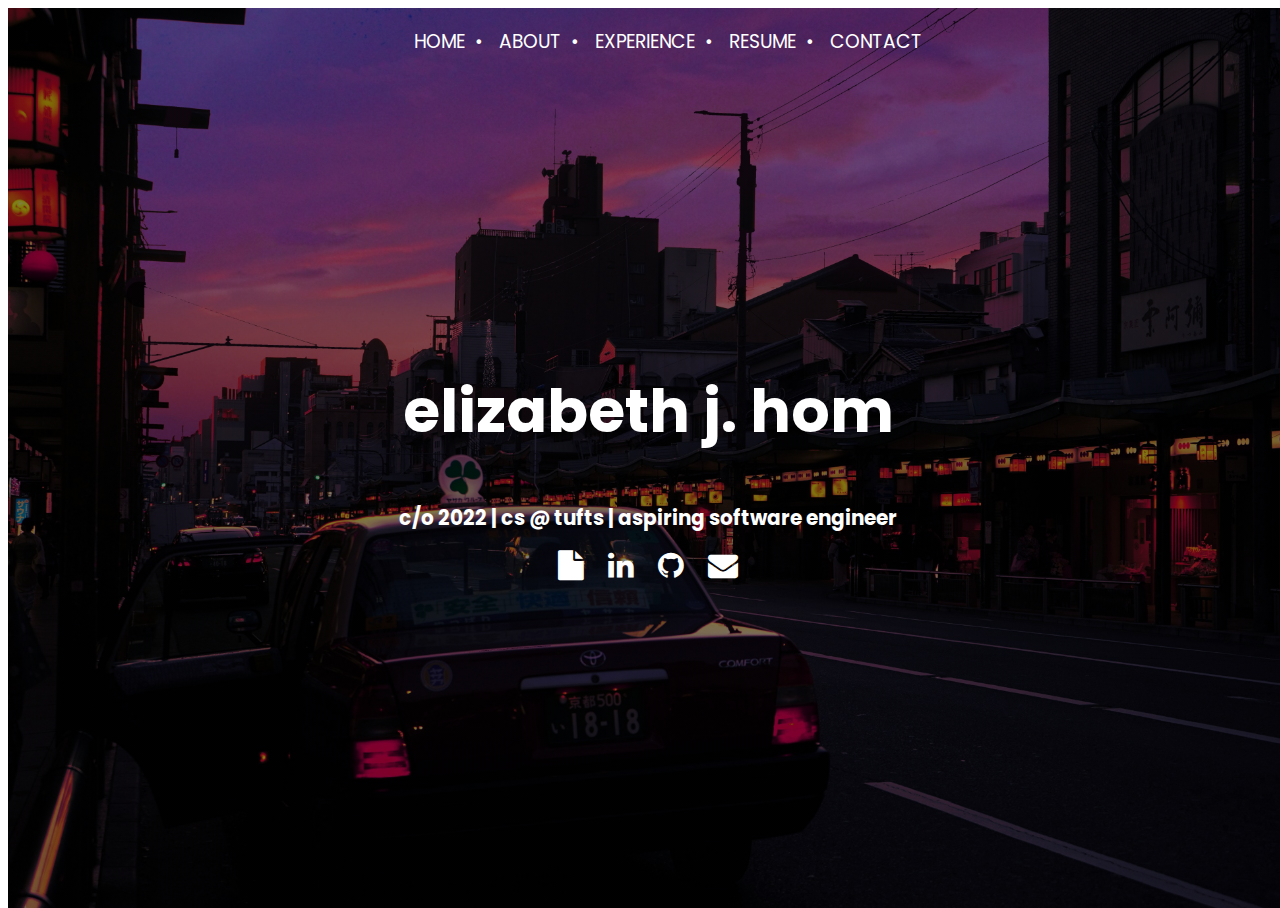
<file: index.html>
<!DOCTYPE html>

<html>
	<head>
		<title>EJH personal website</title>
		<link rel="stylesheet" href="./elizabeth.css">
		<link href='https://fonts.googleapis.com/css?family=Poppins' rel='stylesheet'>
		<link rel="stylesheet" href="https://cdnjs.cloudflare.com/ajax/libs/font-awesome/4.7.0/css/font-awesome.min.css">

		<style>
			h6 { margin-bottom: 10px; }
		</style>
	</head>

	<body>
		<div class="home-image">
		<ul class="nav-content">
			<li class="nav-li"><a href="index.html">HOME</a></li>&nbsp;&nbsp;•&nbsp;&nbsp;
			<li class="nav-li"><a href="about.html">ABOUT</a></li>&nbsp;&nbsp;•&nbsp;&nbsp;
			<li class="nav-li"><a href="projects.html">EXPERIENCE</a></li>&nbsp;&nbsp;•&nbsp;&nbsp;
			<li class="nav-li"><a href="ElizabethHom_Resume.pdf" download>RESUME</a></li>&nbsp;&nbsp;•&nbsp;&nbsp;
			<li class="nav-li"><a href="contact.html">CONTACT</a></li>
		</ul>

			<div class="home-text">
				<h1>elizabeth j. hom</h1>
				<h6>c/o 2022 | cs @ tufts | aspiring software engineer</h6>
				<a href="ElizabethHom_Resume.pdf" class="fa fa-file" download></a>&nbsp;&nbsp;
				<a href="https://www.linkedin.com/in/elizabeth-hom-262266174/" class="fa fa-linkedin"></a>&nbsp;&nbsp;
				<a href="https://github.com/elizabethhom" class="fa fa-github"></a>&nbsp;&nbsp;
				<a href="mailto: elizabeth.hom@tufts.edu" class="fa fa-envelope"></a>
			</div>
		</div>
	</body>
</html>
</file>
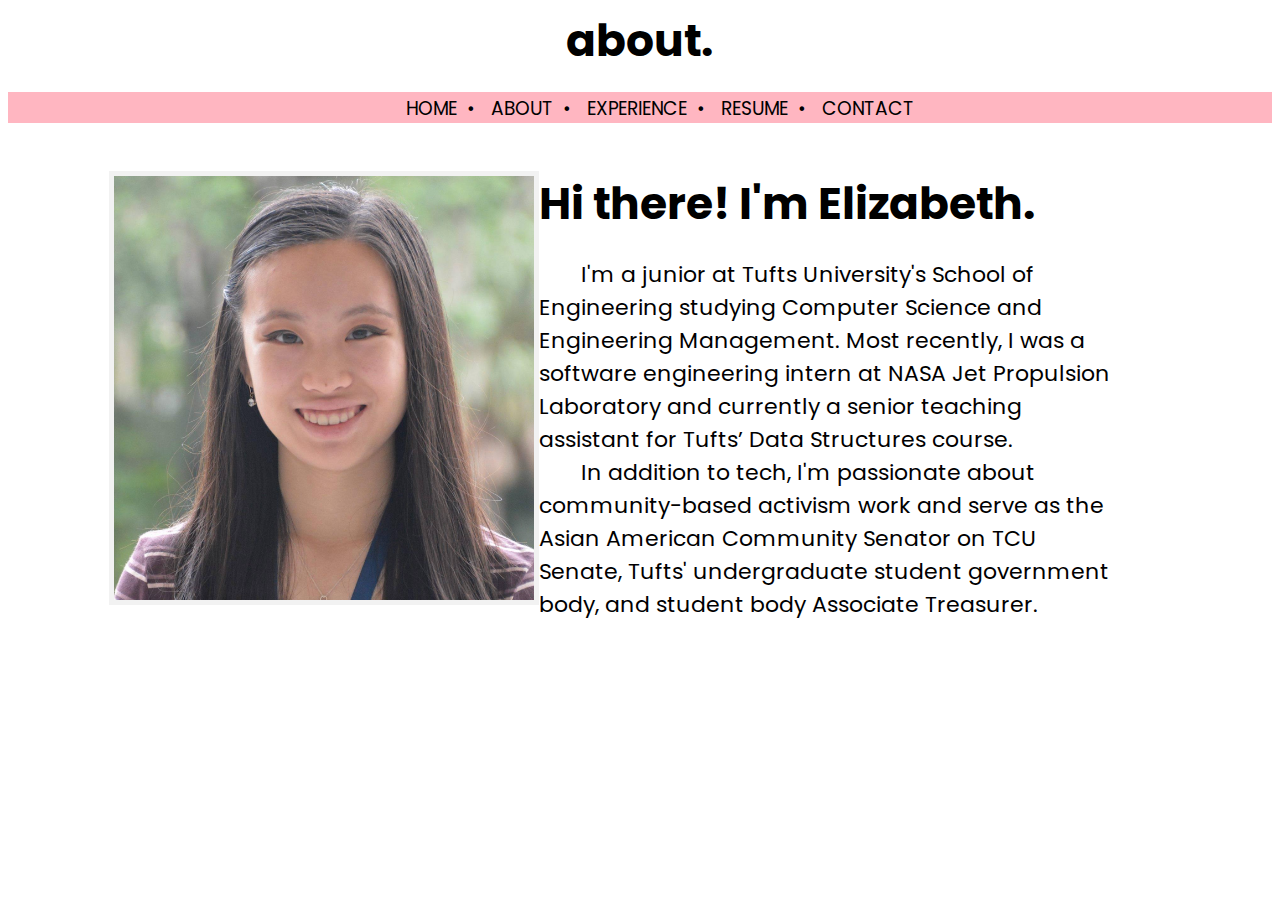
<file: about.html>
<!DOCTYPE html>

<html>
	<head>
		<title>about</title>
		<link rel="stylesheet" href="./elizabeth.css">
		<link href='https://fonts.googleapis.com/css?family=Poppins' rel='stylesheet'>

		<style>
			a:link, a:visited { color: black; }
			a:hover { color: white; }
			.about-page { display: block; width: 80%; margin-left: 8%; padding-top: 30px;}
			.left-about { float: left; width: 40%; }
			.right-about { float: right; width: 60%; padding-left: 25px;}
			.left-about, .right-about { display: inline-block; }
			h1 { margin: 0; }
		</style>
	</head>
	<body>
		<h1 class="page-titles">about.</h1>
		<ul class="nav-content-other">
			<li class="nav-li"><a href="index.html">HOME</a></li>&nbsp;&nbsp;•&nbsp;&nbsp;
			<li class="nav-li"><a href="about.html">ABOUT</a></li>&nbsp;&nbsp;•&nbsp;&nbsp;
			<li class="nav-li"><a href="projects.html">EXPERIENCE</a></li>&nbsp;&nbsp;•&nbsp;&nbsp;
			<li class="nav-li"><a href="ElizabethHom_Resume.pdf" download>RESUME</a></li>&nbsp;&nbsp;•&nbsp;&nbsp;
			<li class="nav-li"><a href="contact.html">CONTACT</a></li>
		</ul>

		<div class="about-page">
			<div class="left-about">
				<img src="images/ElizabethHom.png" alt="Elizabeth Hom" style="width: 430px">
			</div>
			<div class="right-about">
				<h1>Hi there! I'm Elizabeth.</h1>
				<p>&nbsp;&nbsp;&nbsp;&nbsp;&nbsp;&nbsp;&nbsp;I'm a junior at Tufts University's School of Engineering studying Computer Science and Engineering Management. Most recently, I was a software engineering intern at NASA Jet Propulsion Laboratory and currently a senior teaching assistant for Tufts’ Data Structures course.<br />&nbsp;&nbsp;&nbsp;&nbsp;&nbsp;&nbsp;&nbsp;In addition to tech, I'm passionate about community-based activism work and serve as the Asian American Community Senator on TCU Senate, Tufts' undergraduate student government body, and student body Associate Treasurer.</p>
			</div>
		</div>
	</body>

</html>
</file>
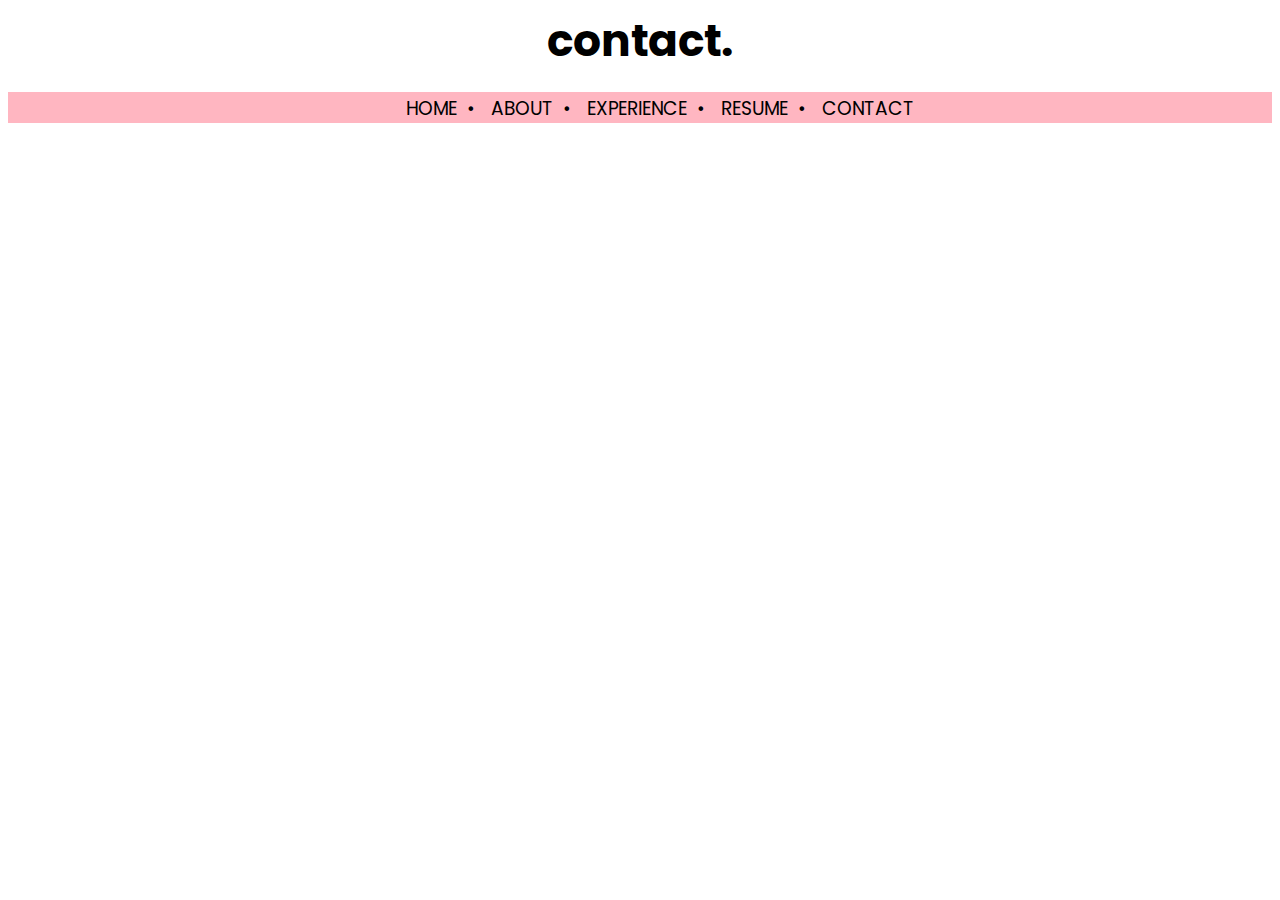
<file: contact.html>
<!DOCTYPE html>

<html>
	<head>
		<title>contact</title>
		<link rel="stylesheet" href="./elizabeth.css">
		<link href='https://fonts.googleapis.com/css?family=Poppins' rel='stylesheet'>

		<style>
			a:link, a:visited { color: black; }
			a:hover { color: white; }
		</style>
	</head>
	<body>
		<h1 class="page-titles">contact.</h1>
		<ul class="nav-content-other">
			<li class="nav-li"><a href="index.html">HOME</a></li>&nbsp;&nbsp;•&nbsp;&nbsp;
			<li class="nav-li"><a href="about.html">ABOUT</a></li>&nbsp;&nbsp;•&nbsp;&nbsp;
			<li class="nav-li"><a href="projects.html">EXPERIENCE</a></li>&nbsp;&nbsp;•&nbsp;&nbsp;
			<li class="nav-li"><a href="ElizabethHom_Resume.pdf" download>RESUME</a></li>&nbsp;&nbsp;•&nbsp;&nbsp;
			<li class="nav-li"><a href="contact.html">CONTACT</a></li>
		</ul>
	</body>

</html>
</file>
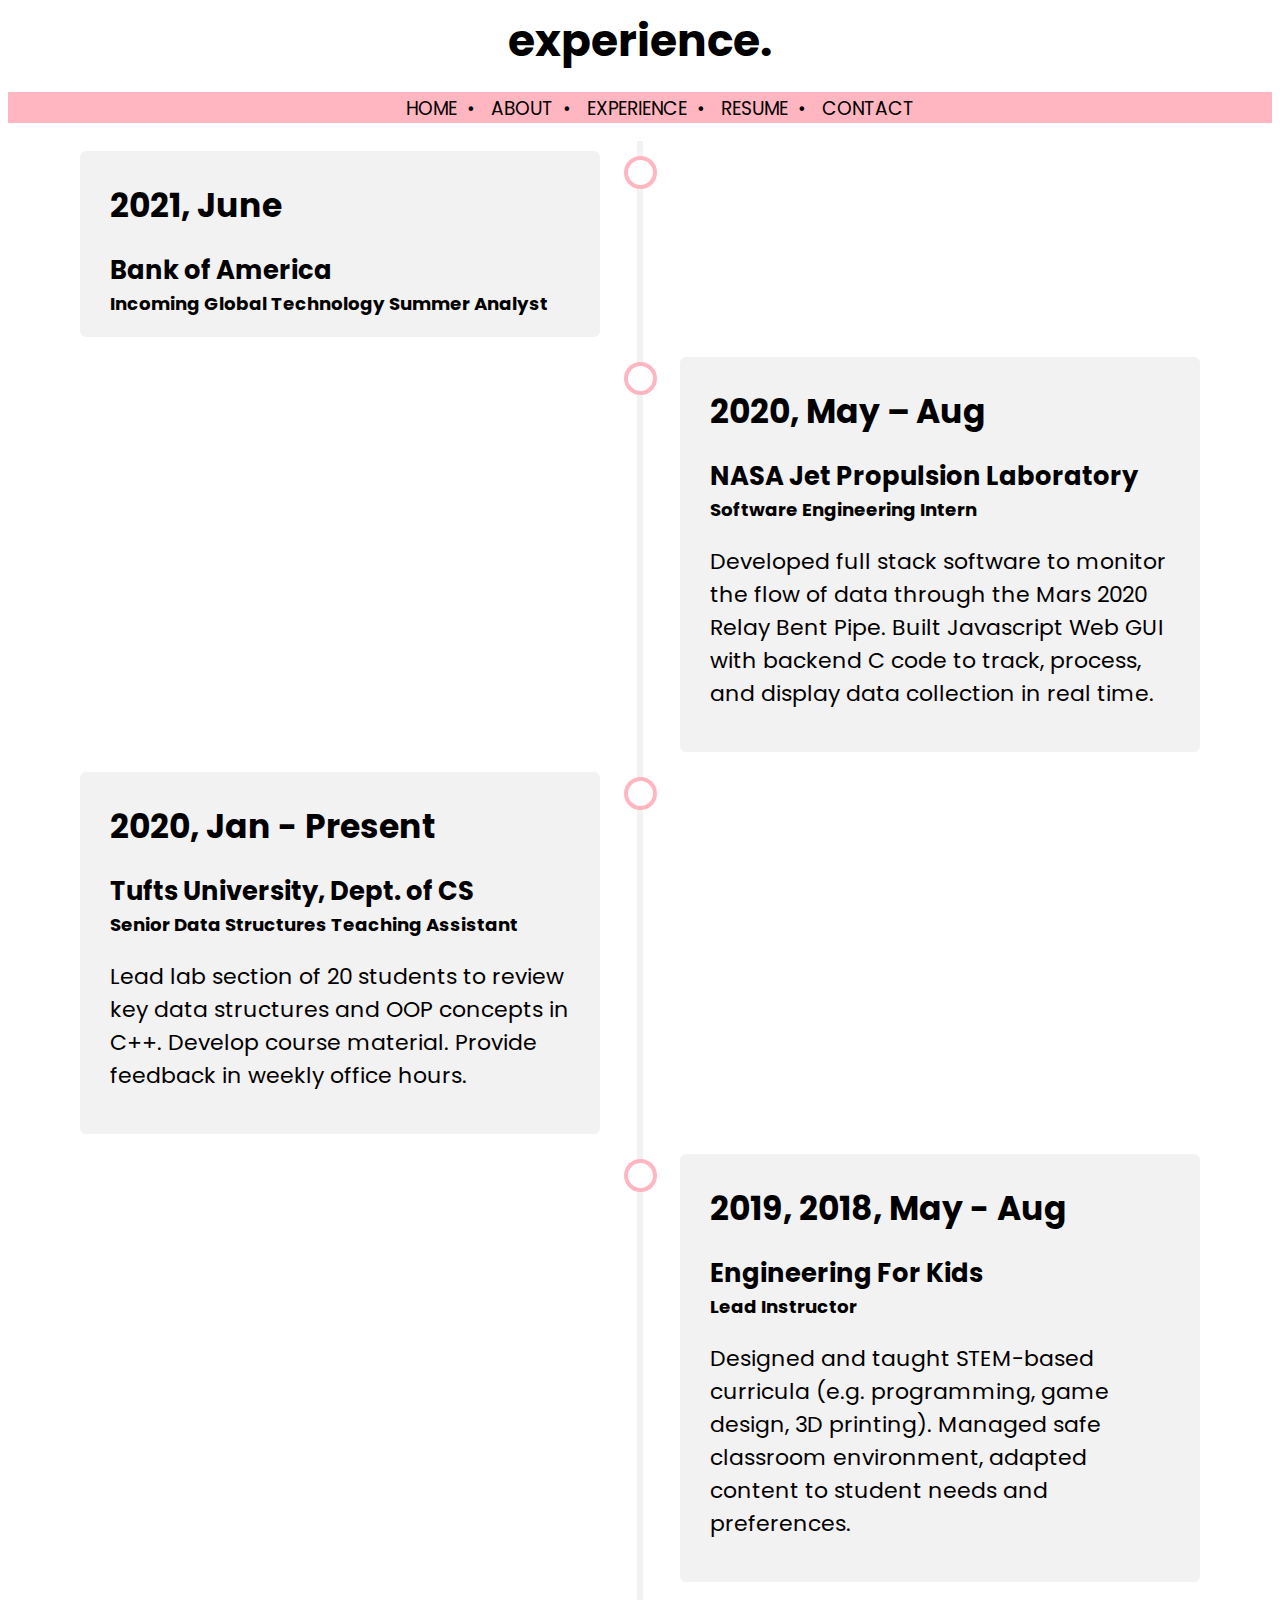
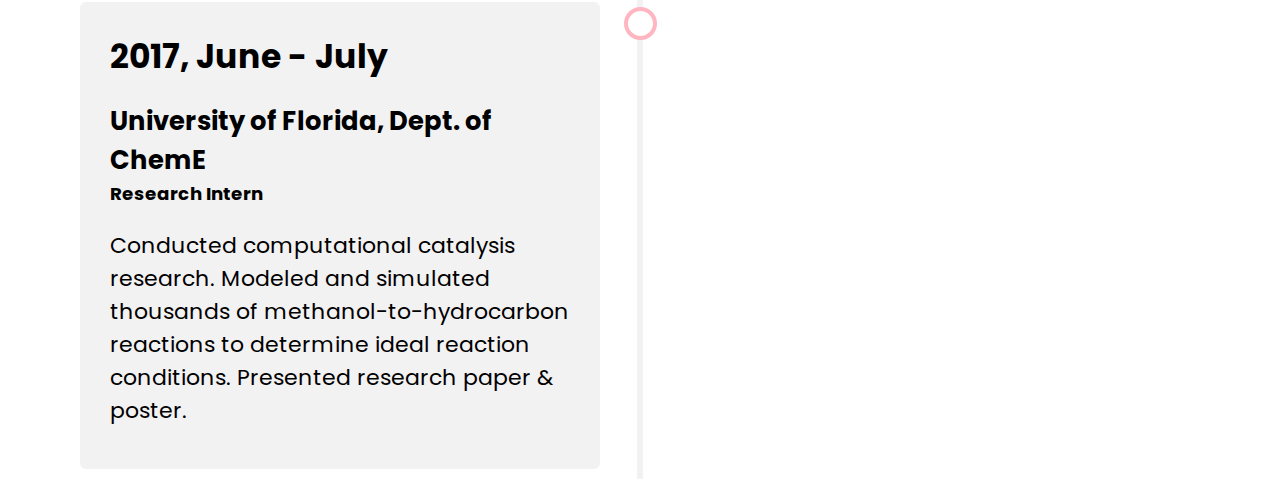
<file: projects.html>
<!DOCTYPE html>

<html>
	<head>
		<title>experience</title>
		<link rel="stylesheet" href="./elizabeth.css">
		<link href='https://fonts.googleapis.com/css?family=Poppins' rel='stylesheet'>

		<style>
			a:link, a:visited { color: black; }
			a:hover { color: white; }
			h2 { margin-bottom: 20px; margin-top: 10px; }
			h3 { margin: 0; }
			h5 { margin: 0; }
		</style>
	</head>
	<body>
		<h1 class="page-titles">experience.</h1>
		<ul class="nav-content-other">
			<li class="nav-li"><a href="index.html">HOME</a></li>&nbsp;&nbsp;•&nbsp;&nbsp;
			<li class="nav-li"><a href="about.html">ABOUT</a></li>&nbsp;&nbsp;•&nbsp;&nbsp;
			<li class="nav-li"><a href="projects.html">EXPERIENCE</a></li>&nbsp;&nbsp;•&nbsp;&nbsp;
			<li class="nav-li"><a href="ElizabethHom_Resume.pdf" download>RESUME</a></li>&nbsp;&nbsp;•&nbsp;&nbsp;
			<li class="nav-li"><a href="contact.html">CONTACT</a></li>
		</ul>

		<div class="timeline">
			<div class="container left">
				<div class="content">
		      		<h2>2021, June</h2>
		      		<h3>Bank of America</h3>
		      		<h5>Incoming Global Technology Summer Analyst</h5>
		    	</div>
		  	</div>
		  	<div class="container right">
		    	<div class="content">
		      		<h2>2020, May – Aug</h2>
		      		<h3>NASA Jet Propulsion Laboratory</h3>
		      		<h5>Software Engineering Intern</h5>
		      		<p>Developed full stack software to monitor the flow of data through the Mars 2020 Relay Bent Pipe. Built Javascript Web GUI with backend C code to track, process, and display data collection in real time.</p>
		    	</div>
		  	</div>
		  	<div class="container left">
		    	<div class="content">
		      		<h2>2020, Jan - Present</h2>
		      		<h3>Tufts University, Dept. of CS</h3>
		      		<h5>Senior Data Structures Teaching Assistant</h5>
		      		<p>Lead lab section of 20 students to review key data structures and OOP concepts in C++. Develop course material. Provide feedback in weekly office hours.</p>
		    	</div>
		  	</div>
		  	<div class="container right">
		    	<div class="content">
		      		<h2>2019, 2018, May - Aug</h2>
		      		<h3>Engineering For Kids</h3>
		      		<h5>Lead Instructor</h5>
		      		<p>Designed and taught STEM-based curricula (e.g. programming, game design, 3D printing). Managed safe classroom environment, adapted content to student needs and preferences.</p>
		    	</div>

		  	</div>
		  	<div class="container left">
		    	<div class="content">
		      		<h2>2017, June - July</h2>
		      		<h3>University of Florida, Dept. of ChemE</h3>
		      		<h5>Research Intern</h5>
		      		<p>Conducted computational catalysis research. Modeled and simulated thousands of methanol-to-hydrocarbon reactions to determine ideal reaction conditions. Presented research paper & poster.</p>
		    	</div>
		  	</div>
		</div>
	</body>

</html>
</file>
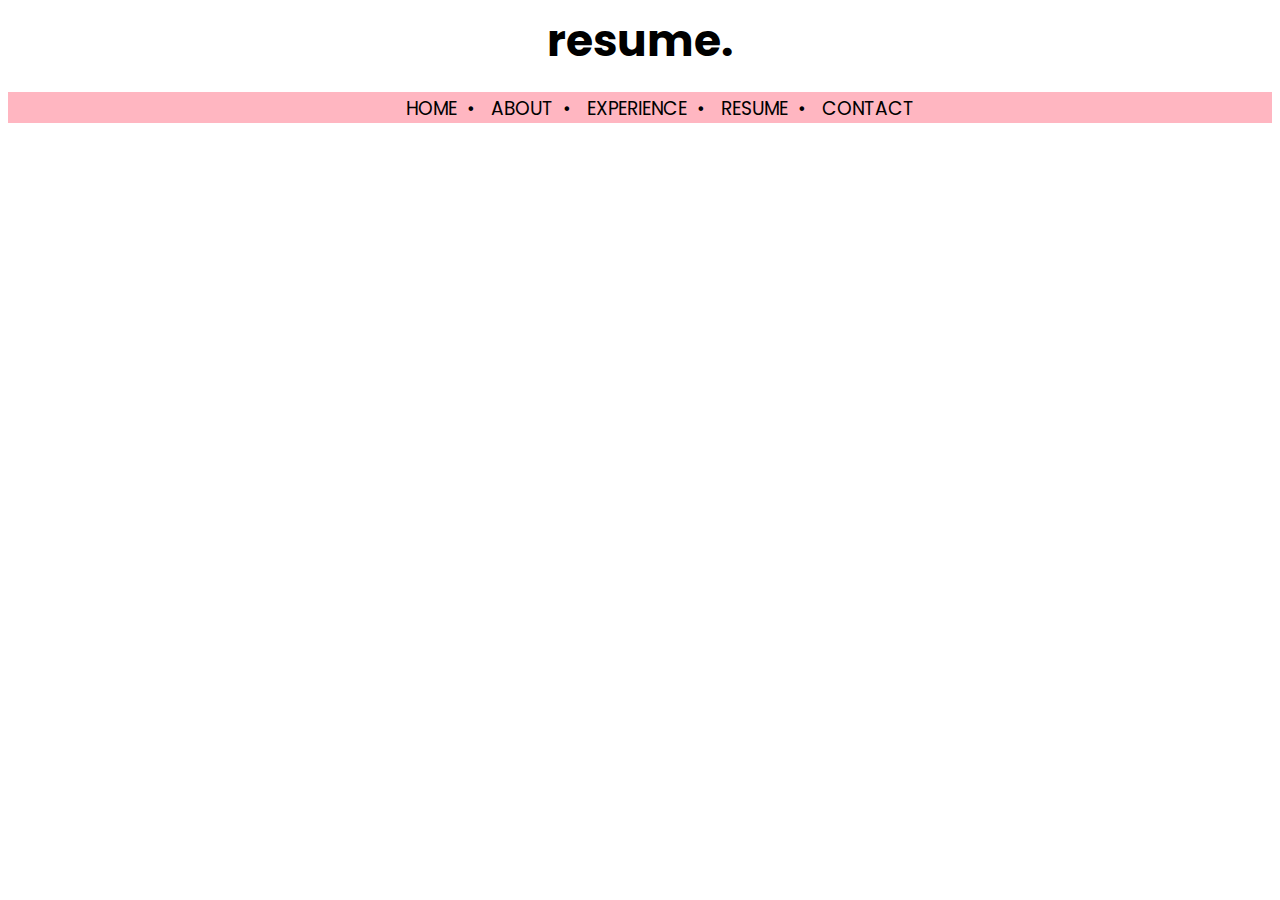
<file: resume.html>
<!DOCTYPE html>

<html>
	<head>
		<title>resume</title>
		<link rel="stylesheet" href="./elizabeth.css">
		<link href='https://fonts.googleapis.com/css?family=Poppins' rel='stylesheet'>

		<style>
			a:link, a:visited { color: black; }
			a:hover { color: white; }
		</style>
	</head>
	<body>
		<h1 class="page-titles">resume.</h1>
		<ul class="nav-content-other">
			<li class="nav-li"><a href="index.html">HOME</a></li>&nbsp;&nbsp;•&nbsp;&nbsp;
			<li class="nav-li"><a href="about.html">ABOUT</a></li>&nbsp;&nbsp;•&nbsp;&nbsp;
			<li class="nav-li"><a href="projects.html">EXPERIENCE</a></li>&nbsp;&nbsp;•&nbsp;&nbsp;
			<li class="nav-li"><a href="resume.html">RESUME</a></li>&nbsp;&nbsp;•&nbsp;&nbsp;
			<li class="nav-li"><a href="contact.html">CONTACT</a></li>
		</ul>

		
	</body>

</html>
</file>
<file: elizabeth.css>
body {
	font-family: 'Poppins';
	font-size: 22px;
}

.home-image {
	background: linear-gradient( rgba(0, 0, 0, 0.5), rgba(0, 0, 0, 0.5) ),
				url("images/japan.jpg");
    height: 100%;
    width: 100%;
    background-position: center;
    background-repeat: no-repeat;
    background-size: cover;
    position: absolute;
}

.home-text {
	text-align: center;
	position: absolute;
	top: 50%;
	left: 50%;
	transform: translate(-50%, -50%);
	font-size: 30px;
	color: white;
}

ul {
	list-style-type: none;
	text-align: center;
}

.nav-li {
	display: inline;
}

.nav-content {
	color: white;
	font-size: 14pt;
}

.nav-content-other {
	color: black;
	font-size: 14pt;
	background-color: #FFB6C1;
	padding-top: 2px;
}

a:link {
	text-decoration: none;
	color: white;
}

a:visited {
	color: white;
}

a:hover {
	color: #FFB6C1;
	transition-duration: 0.4s;
}

.page-titles {
	text-align: center;
	font-family: 'Poppins';
	margin-bottom: 0;
	margin-top: 0;
}

.timeline {
    position: relative;
	max-width: 1200px;
	margin: 0 auto;
	color: black;
}

.timeline::after {
	content: '';
	position: absolute;
	width: 6px;
	background-color: #F2F2F2;
	top: 0;
	bottom: 0;
	left: 50%;
	margin-left: -3px;
}

.container {
	padding: 10px 40px;
	position: relative;
	background-color: inherit;
	width: 50%;
}

.container::after {
	content: '';
	position: absolute;
	width: 25px;
	height: 25px;
	right: -17px;
	background-color: white;
	border: 4px solid #FFB6C1;
	top: 15px;
	border-radius: 50%;
	z-index: 1;
}

.left {
	left: 0;
}

.right {
	left: 50%;
}

.left::before {
	content: " ";
	height: 0;
	position: absolute;
	top: 22px;
	width: 0;
	z-index: 1;
	right: 30px;
	border: medium solid white;
	border-width: 10px 0 10px 10px;
	border-color: transparent transparent transparent white;
	color: #FFB6C1;
}

.right::before {
	content: " ";
	height: 0;
	position: absolute;
	top: 22px;
	width: 0;
	z-index: 1;
	left: 30px;
	border: medium solid white;
	border-width: 10px 10px 10px 0;
	border-color: transparent white transparent transparent;
}

/* Fix the circle for containers on the right side */
.right::after {
	left: -16px;
}

/* The actual content */
.content {
	padding: 20px 30px;
	background-color:#F2F2F2;
	position: relative;
	border-radius: 6px;
}

* {
  box-sizing: border-box;
}

img {
	border: 5px solid #F2F2F2;
}
</file>
